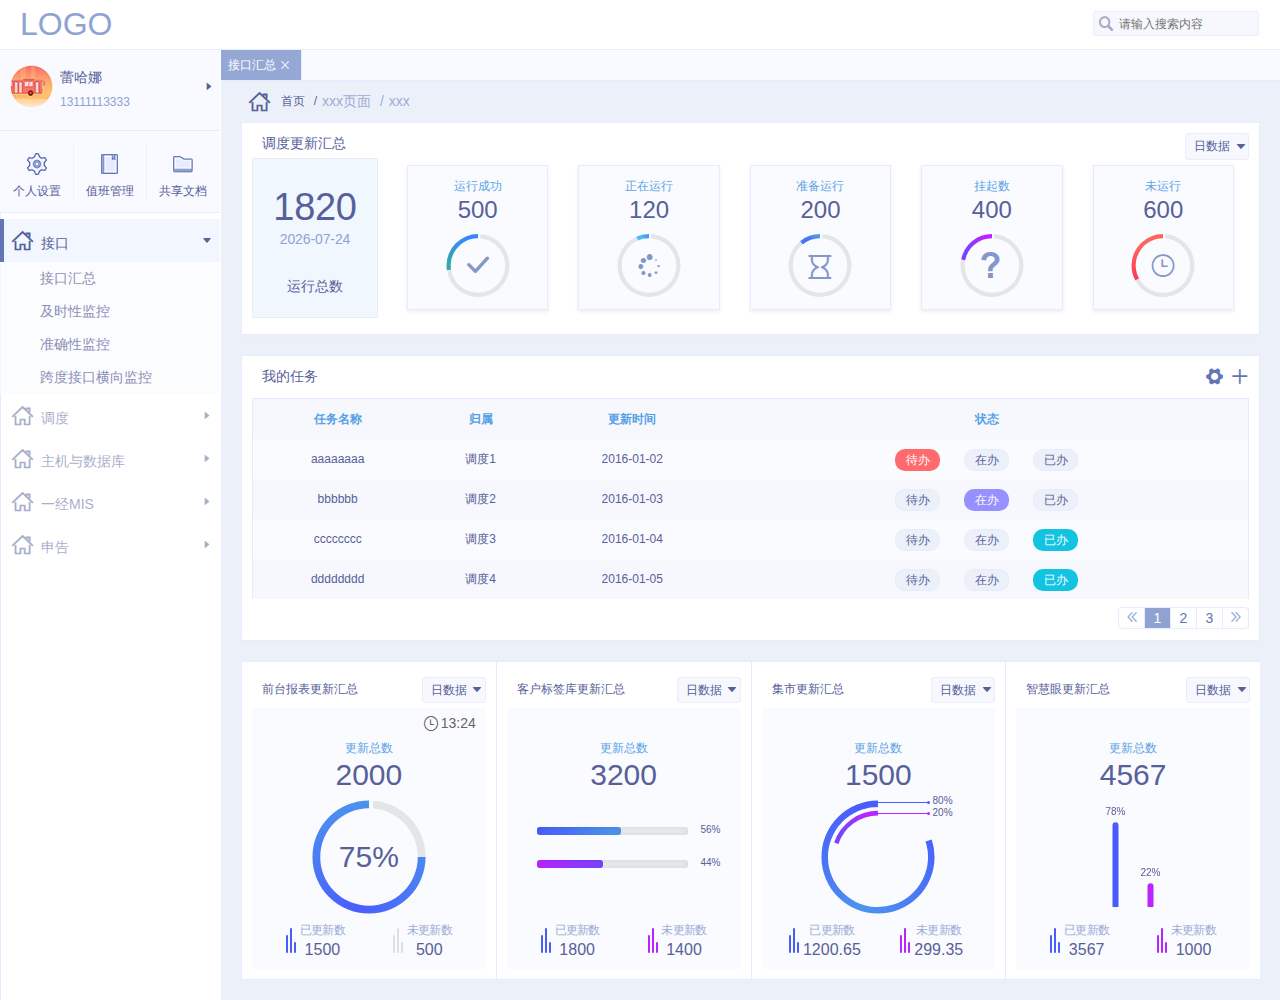
<file: index.html>
<!DOCTYPE html>
<html lang="zh-CH">

<head>
  <meta charset="UTF-8">
  <title>云南运维首页</title>
  <link rel="stylesheet" href="fonts/iconfont.css">
  <link rel="stylesheet" href="css/index.css">
</head>

<body>
  <div class="out-wrap">
    <!-- 标题 -->
    <div class="header clearfix">
      <h1 class="head-title">LOGO</h1>
      <div class="head-search">
        <i class="iconfont icon-sousuofangdajing"></i>
        <input type="text" name="search" placeholder="请输入搜索内容">
      </div>
    </div>
    <!-- 下半部分内容 -->
    <div class="inner-wrap clearfix">
      <!-- 左侧小半部分内容 -->
      <div class="inner-left">
        <div class="user clearfix">
          <div class="user-pic">
            <img src="img/pic.png" alt="picture">
          </div>
          <div class="user-info">
            <p class="user-name">蕾哈娜</p>
            <p class="user-tel">13111113333</p>
            <i class="iconfont icon-yousanjiao"></i>
          </div>
        </div>
        <!-- 个人设置、值班管理、共享文档 -->
        <ul class="manage clearfix">
          <li>
            <img src="img/Settings.png" alt="Settings">
            <!-- <p class="bgicon setting"></p> -->
            <p>个人设置</p>
          </li>
          <li class="second-li">
            <img src="img/Notebook.png" alt="Settings">
            <p>值班管理</p>
          </li>
          <li>
            <img src="img/Folder.png" alt="Settings">
            <p>共享文档</p>
          </li>
        </ul>
        <!-- 左侧导航 -->
        <ul class="left-menu">
          <li>
            <a class="menu-item active" href="javascript:void(0);">
              <i class="iconfont icon-shouyeshouye"></i>接口<i class="icon-change iconfont icon-yousanjiao"></i>
            </a>
            <!-- 左侧导航中的子菜单 -->
            <ul class="sub-menu display-block">
              <li data-val="0" target="pages/000.html">接口汇总</li>
              <li data-val="1" target="pages/111.html">及时性监控</li>
              <li data-val="2" target="pages/222.html">准确性监控</li>
              <li data-val="3" target="pages/333.html">跨度接口横向监控</li>
            </ul>
          </li>
          <li>
            <a class="menu-item" href="javascript:void(0);">
              <i class="iconfont icon-shouyeshouye"></i>调度<i class="icon-change iconfont icon-yousanjiao"></i>
            </a>
            <ul class="sub-menu">
              <li data-val="4" target="pages/444.html">interface</li>
              <li data-val="5" target="pages/555.html">monitor</li>
            </ul>
          </li>
          <li>
            <a class="menu-item" href="javascript:void(0);">
              <i class="iconfont icon-shouyeshouye"></i>主机与数据库<i class="icon-change iconfont icon-yousanjiao"></i>
            </a>
            <ul class="sub-menu">
              <li data-val="6" target="pages/666.html">rightNow</li>
              <li data-val="7" target="pages/777.html">absolute</li>
            </ul>
          </li>
          <li>
            <a class="menu-item" href="javascript:void(0);">
              <i class="iconfont icon-shouyeshouye"></i>一经MIS<i class="icon-change iconfont icon-yousanjiao"></i>
            </a>
            <ul class="sub-menu">
              <li data-val="8" target="pages/888.html">888888</li>
              <li data-val="9" target="pages/999.html">999999</li>
            </ul>
          </li>
          <li>
            <a class="menu-item" href="javascript:void(0);">
              <i class="iconfont icon-shouyeshouye"></i>申告<i class="icon-change iconfont icon-yousanjiao"></i>
            </a>
            <ul class="sub-menu">
              <li data-val="10">101010</li>
              <li data-val="11">111111</li>
              <li data-val="12">121212</li>
            </ul>
          </li>
        </ul>
      </div>
      <!-- 右侧内容区域展示 -->
      <div class="inner-right">
        <!-- 上方tab栏 -->
        <ul class="right-menu clearfix">
        </ul>
        <div class="right-con">
          <ul class="page-tabs clearfix">
            <li class="tab-first">
              <i class="iconfont icon-shouyeshouye"></i>
              <span>首页</span>
              <span class="tab-split">/</span>
            </li>
            <li>
              <span>xxx页面</span>
              <span class="tab-split">/</span>
            </li>
            <li>
              <span>xxx</span>
            </li>
          </ul>
          <!-- 调度更新汇总 -->
          <div class="dispatch-update">
            <div class="inner-title clearfix">
              <p>调度更新汇总</p>
              <div class="title-right">
                <div id="w-date-dispatch"></div>
              </div>
            </div>
            <div class="dispatch-wrap clearfix">
              <div class="all-counts">
                <h3>0</h3>
                <h4>1997-01-01</h4>
                <h5>运行总数</h5>
              </div>
              <ul class="cards-wrap">
                <li class="js-success">
                  <div class="cards">
                    <p class="cards-name">运行成功</p>
                    <h6 class="cards-num">0</h6>
                    <i class="echarts-icon iconfont icon-zititubiao-68"></i>
                    <div class="pie-echarts" id="w-success-pie"></div>
                  </div>
                </li>
                <li class="js-running">
                  <div class="cards">
                    <p class="cards-name">正在运行</p>
                    <h6 class="cards-num">0</h6>
                    <i class="echarts-icon iconfont icon-jiazai"></i>
                    <div class="pie-echarts" id="w-running-pie"></div>
                  </div>
                </li>
                <li class="js-prepare">
                  <div class="cards">
                    <p class="cards-name">准备运行</p>
                    <h6 class="cards-num">0</h6>
                    <i class="echarts-icon iconfont icon-shalou2"></i>
                    <div class="pie-echarts" id="w-prepare-pie"></div>
                  </div>
                </li>
                <li class="js-hangUp">
                  <div class="cards">
                    <p class="cards-name">挂起数</p>
                    <h6 class="cards-num">0</h6>
                    <i class="echarts-icon iconfont icon-wenhao"></i>
                    <div class="pie-echarts" id="w-hangUp-pie"></div>
                  </div>
                </li>
                <li class="js-notRun">
                  <div class="cards">
                    <p class="cards-name">未运行</p>
                    <h6 class="cards-num">0</h6>
                    <i class="echarts-icon iconfont icon-times"></i>
                    <div class="pie-echarts" id="w-notRun-pie"></div>
                  </div>
                </li>
              </ul>
            </div>
          </div>
          <!-- 我的任务 -->
          <div class="my-task">
            <div class="inner-title clearfix">
              <p>我的任务</p>
              <div class="title-right">
                <i class="iconfont icon-jiahao"></i><i class="iconfont icon-icon02"></i>
              </div>
            </div>
            <!-- 表格部分 -->
            <div>
              <table class="table">
                <thead>
                  <tr>
                    <th>任务名称</th>
                    <th>归属</th>
                    <th>更新时间</th>
                    <th>状态</th>
                  </tr>
                </thead>
                <tbody id="w-tbody">
                </tbody>
              </table>
            </div>
            <div class="table-bottom">
              <div class="page">
                <ul class="page-number clearfix">
                </ul>
              </div>
            </div>
          </div>
          <!-- 汇总更新卡片 -->
          <div class="summary">
            <ul class="summary-ul clearfix">
              <li class="sum-item">
                <div class="inner-title clearfix">
                  <p>前台报表更新汇总</p>
                  <div class="title-right">
                    <div id="w-date-report"></div>
                  </div>
                </div>
                <div class="cards js-report">
                  <p class="cards-time"><i class="iconfont icon-times"></i>13:24</p>
                  <p class="cards-name">更新总数</p>
                  <h6 class="cards-num">0</h6>
                  <div class="echarts-wrap">
                    <span class="percent">0%</span>
                    <div class="sum-echarts" id="w-report-pie"></div>
                  </div>
                  <div class="report-info clearfix">
                    <div>
                      <img src="img/Group8.png" alt="">
                      <div class="report-name">
                        <p class="rep-name">已更新数</p>
                        <p class="rep-counts js-update-counts">0</p>
                      </div>
                    </div>
                    <div>
                      <img src="img/Group7.png" alt="">
                      <div class="report-name">
                        <p class="rep-name">未更新数</p>
                        <p class="rep-counts js-notupdate-counts">0</p>
                      </div>
                    </div>
                  </div>
                </div>
              </li>
              <li class="sum-item">
                <div class="inner-title clearfix">
                  <p>客户标签库更新汇总</p>
                  <div class="title-right">
                    <div id="w-date-tagboard"></div>
                  </div>
                </div>
                <div class="cards js-tagboard">
                  <p class="cards-name">更新总数</p>
                  <h6 class="cards-num">0</h6>
                  <div class="sum-echarts progress" id="w-tagboard-bar">
                    <div class="progress-wrap pro-one">
                      <p class="pro-update"></p>
                      <span class="pro-count">0%</span>
                    </div>
                    <div class="progress-wrap pro-two">
                      <p class="pro-notupdate"></p>
                      <span class="pro-count">0%</span>
                    </div>
                  </div>
                  <div class="report-info clearfix">
                    <div>
                      <img src="img/Group8.png" alt="">
                      <div class="report-name">
                        <p class="rep-name">已更新数</p>
                        <p class="rep-counts js-update-counts">0</p>
                      </div>
                    </div>
                    <div>
                      <img src="img/Group9.png" alt="">
                      <div class="report-name">
                        <p class="rep-name">未更新数</p>
                        <p class="rep-counts js-notupdate-counts">0</p>
                      </div>
                    </div>
                  </div>
                </div>
              </li>
              <li class="sum-item">
                <div class="inner-title clearfix">
                  <p>集市更新汇总</p>
                  <div class="title-right">
                    <div id="w-date-market"></div>
                  </div>
                </div>
                <div class="cards js-market">
                  <p class="cards-name">更新总数</p>
                  <h6 class="cards-num">0</h6>
                  <div class="echarts-wrap">
                    <div class="lines firstline">
                      <p class="line-item"></p>
                      <span class="count">0%</span>
                      <span class="circle"></span>
                    </div>
                    <div class="lines secondline">
                      <p class="line-item"></p>
                      <span class="count">0%</span>
                      <span class="circle"></span>
                    </div>
                    <div class="sum-echarts" id="w-market-pie"></div>
                  </div>
                  <div class="report-info clearfix">
                    <div>
                      <img src="img/Group8.png" alt="">
                      <div class="report-name">
                        <p class="rep-name">已更新数</p>
                        <p class="rep-counts js-update-counts">0</p>
                      </div>
                    </div>
                    <div>
                      <img src="img/Group9.png" alt="">
                      <div class="report-name">
                        <p class="rep-name">未更新数</p>
                        <p class="rep-counts js-notupdate-counts">0</p>
                      </div>
                    </div>
                  </div>
                </div>
              </li>
              <li class="sum-item">
                <div class="inner-title clearfix">
                  <p>智慧眼更新汇总</p>
                  <div class="title-right">
                    <div id="w-date-smarteye"></div>
                  </div>
                </div>
                <div class="cards js-smarteye">
                  <p class="cards-name">更新总数</p>
                  <h6 class="cards-num">0</h6>
                  <div class="sum-echarts" id="w-smarteye-bar"></div>
                  <div class="report-info clearfix">
                    <div>
                      <img src="img/Group8.png" alt="">
                      <div class="report-name">
                        <p class="rep-name">已更新数</p>
                        <p class="rep-counts js-update-counts">0</p>
                      </div>
                    </div>
                    <div>
                      <img src="img/Group9.png" alt="">
                      <div class="report-name">
                        <p class="rep-name">未更新数</p>
                        <p class="rep-counts js-notupdate-counts">0</p>
                      </div>
                    </div>
                  </div>
                </div>
              </li>
            </ul>
          </div>
        </div>
      </div>
    </div>
  </div>
  <script src="js/jquery-1.10.2.min.js"></script>
  <script src="js/select.js"></script>
  <script src="js/turnpage.js"></script>
  <script src="js/index.js"></script>
  <!--[if IE 8]>
    <script type="text/javascript" src="js/PIE.js"></script>
    <script src="js/suitableIE.js"></script>
    <![endif]-->
  <script src="js/echarts.js"></script>
  <script src="js/echartsConfig.js"></script>
</body>

</html>
</file>
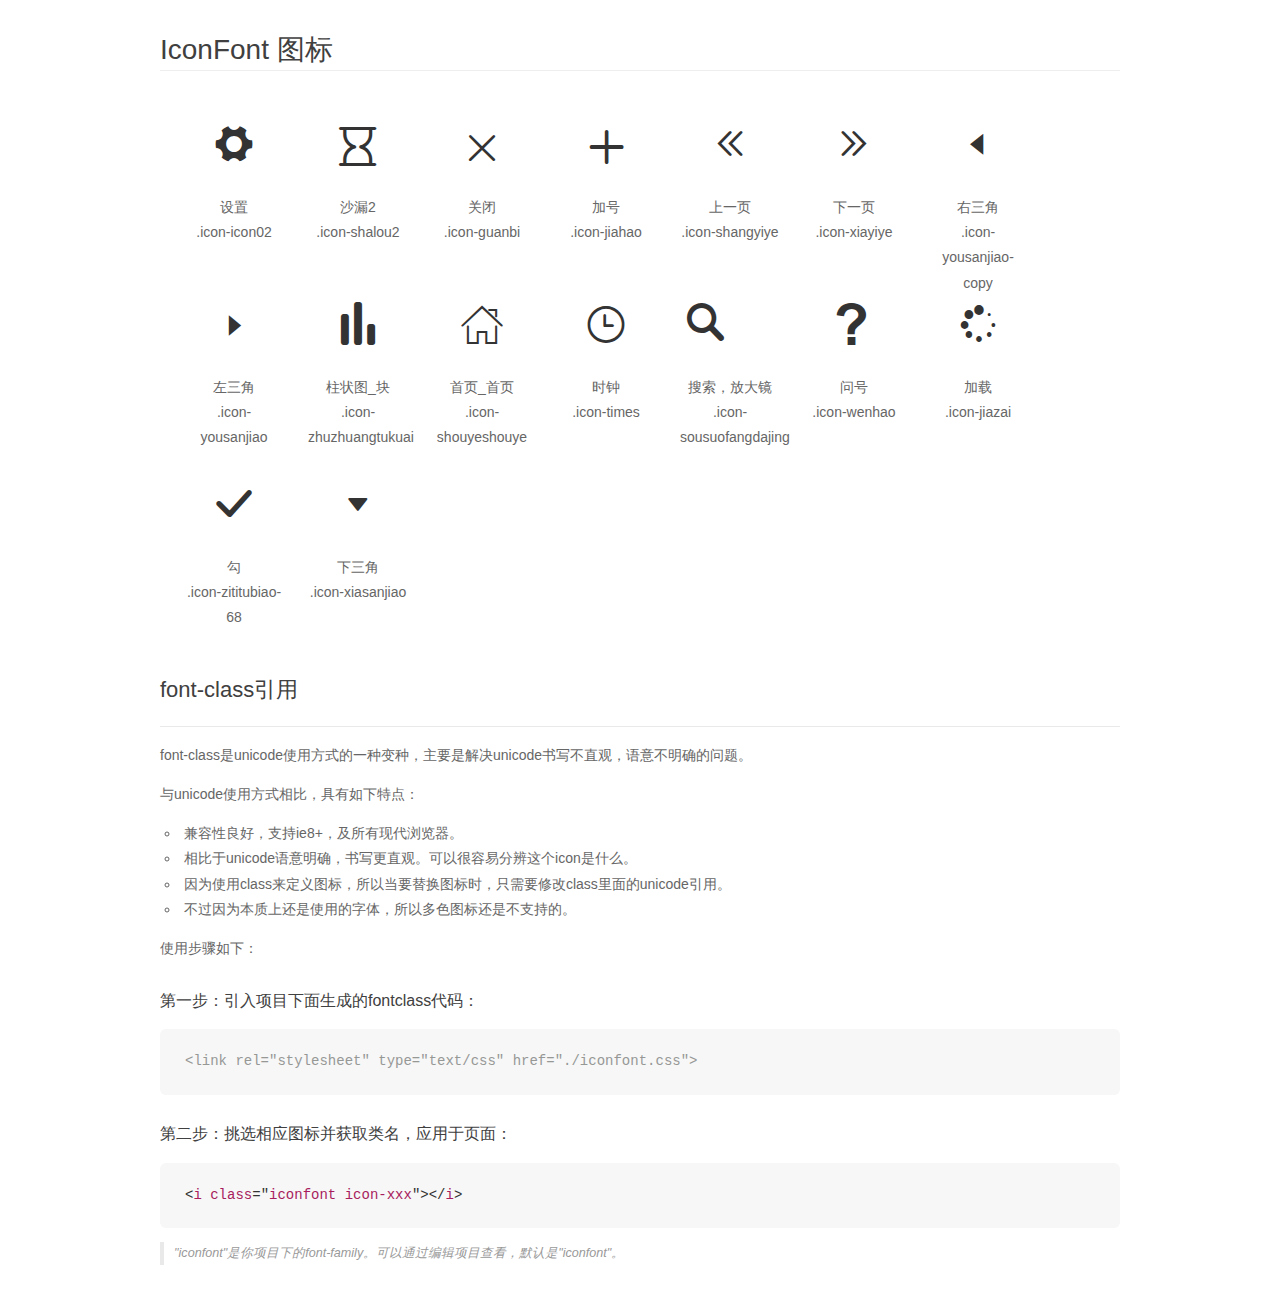
<file: fonts/demo_fontclass.html>
<!DOCTYPE html>
<html>
<head>
    <meta charset="utf-8"/>
    <title>IconFont</title>
    <link rel="stylesheet" href="demo.css">
    <link rel="stylesheet" href="iconfont.css">
</head>
<body>
    <div class="main markdown">
        <h1>IconFont 图标</h1>
        <ul class="icon_lists clear">
            
                <li>
                <i class="icon iconfont icon-icon02"></i>
                    <div class="name">设置</div>
                    <div class="fontclass">.icon-icon02</div>
                </li>
            
                <li>
                <i class="icon iconfont icon-shalou2"></i>
                    <div class="name">沙漏2</div>
                    <div class="fontclass">.icon-shalou2</div>
                </li>
            
                <li>
                <i class="icon iconfont icon-guanbi"></i>
                    <div class="name">关闭</div>
                    <div class="fontclass">.icon-guanbi</div>
                </li>
            
                <li>
                <i class="icon iconfont icon-jiahao"></i>
                    <div class="name">加号</div>
                    <div class="fontclass">.icon-jiahao</div>
                </li>
            
                <li>
                <i class="icon iconfont icon-shangyiye"></i>
                    <div class="name">上一页</div>
                    <div class="fontclass">.icon-shangyiye</div>
                </li>
            
                <li>
                <i class="icon iconfont icon-xiayiye"></i>
                    <div class="name">下一页</div>
                    <div class="fontclass">.icon-xiayiye</div>
                </li>
            
                <li>
                <i class="icon iconfont icon-yousanjiao-copy"></i>
                    <div class="name">右三角</div>
                    <div class="fontclass">.icon-yousanjiao-copy</div>
                </li>
            
                <li>
                <i class="icon iconfont icon-yousanjiao"></i>
                    <div class="name">左三角</div>
                    <div class="fontclass">.icon-yousanjiao</div>
                </li>
            
                <li>
                <i class="icon iconfont icon-zhuzhuangtukuai"></i>
                    <div class="name">柱状图_块</div>
                    <div class="fontclass">.icon-zhuzhuangtukuai</div>
                </li>
            
                <li>
                <i class="icon iconfont icon-shouyeshouye"></i>
                    <div class="name">首页_首页</div>
                    <div class="fontclass">.icon-shouyeshouye</div>
                </li>
            
                <li>
                <i class="icon iconfont icon-times"></i>
                    <div class="name">时钟</div>
                    <div class="fontclass">.icon-times</div>
                </li>
            
                <li>
                <i class="icon iconfont icon-sousuofangdajing"></i>
                    <div class="name">搜索，放大镜</div>
                    <div class="fontclass">.icon-sousuofangdajing</div>
                </li>
            
                <li>
                <i class="icon iconfont icon-wenhao"></i>
                    <div class="name">问号</div>
                    <div class="fontclass">.icon-wenhao</div>
                </li>
            
                <li>
                <i class="icon iconfont icon-jiazai"></i>
                    <div class="name">加载</div>
                    <div class="fontclass">.icon-jiazai</div>
                </li>
            
                <li>
                <i class="icon iconfont icon-zititubiao-68"></i>
                    <div class="name">勾</div>
                    <div class="fontclass">.icon-zititubiao-68</div>
                </li>
            
                <li>
                <i class="icon iconfont icon-xiasanjiao"></i>
                    <div class="name">下三角</div>
                    <div class="fontclass">.icon-xiasanjiao</div>
                </li>
            
        </ul>

        <h2 id="font-class-">font-class引用</h2>
        <hr>

        <p>font-class是unicode使用方式的一种变种，主要是解决unicode书写不直观，语意不明确的问题。</p>
        <p>与unicode使用方式相比，具有如下特点：</p>
        <ul>
        <li>兼容性良好，支持ie8+，及所有现代浏览器。</li>
        <li>相比于unicode语意明确，书写更直观。可以很容易分辨这个icon是什么。</li>
        <li>因为使用class来定义图标，所以当要替换图标时，只需要修改class里面的unicode引用。</li>
        <li>不过因为本质上还是使用的字体，所以多色图标还是不支持的。</li>
        </ul>
        <p>使用步骤如下：</p>
        <h3 id="-fontclass-">第一步：引入项目下面生成的fontclass代码：</h3>


        <pre><code class="lang-js hljs javascript"><span class="hljs-comment">&lt;link rel="stylesheet" type="text/css" href="./iconfont.css"&gt;</span></code></pre>
        <h3 id="-">第二步：挑选相应图标并获取类名，应用于页面：</h3>
        <pre><code class="lang-css hljs">&lt;<span class="hljs-selector-tag">i</span> <span class="hljs-selector-tag">class</span>="<span class="hljs-selector-tag">iconfont</span> <span class="hljs-selector-tag">icon-xxx</span>"&gt;&lt;/<span class="hljs-selector-tag">i</span>&gt;</code></pre>
        <blockquote>
        <p>"iconfont"是你项目下的font-family。可以通过编辑项目查看，默认是"iconfont"。</p>
        </blockquote>
    </div>
</body>
</html>
</file>
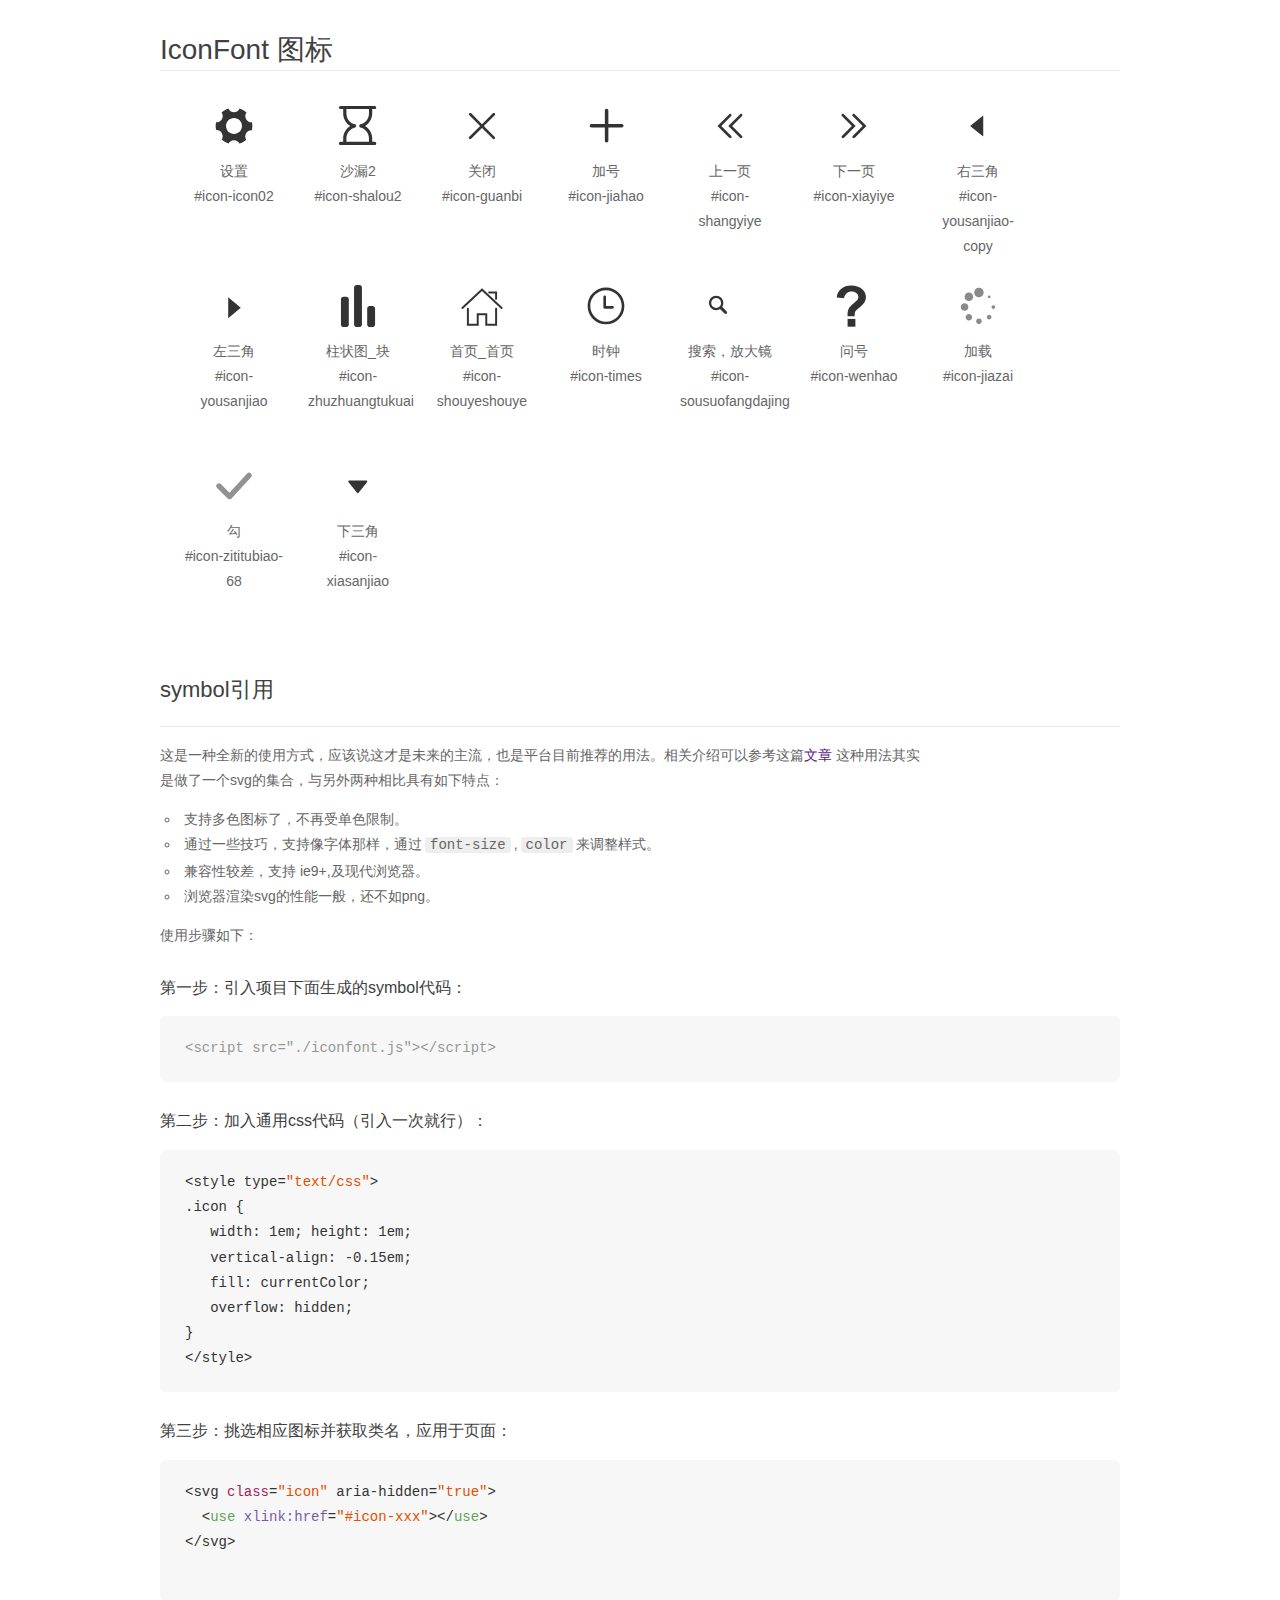
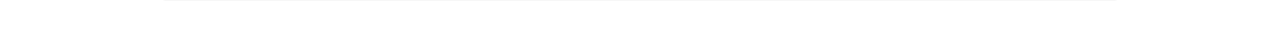
<file: fonts/demo_symbol.html>
<!DOCTYPE html>
<html>
<head>
    <meta charset="utf-8"/>
    <title>IconFont</title>
    <link rel="stylesheet" href="demo.css">
    <script src="iconfont.js"></script>

    <style type="text/css">
        .icon {
          /* 通过设置 font-size 来改变图标大小 */
          width: 1em; height: 1em;
          /* 图标和文字相邻时，垂直对齐 */
          vertical-align: -0.15em;
          /* 通过设置 color 来改变 SVG 的颜色/fill */
          fill: currentColor;
          /* path 和 stroke 溢出 viewBox 部分在 IE 下会显示
             normalize.css 中也包含这行 */
          overflow: hidden;
        }

    </style>
</head>
<body>
    <div class="main markdown">
        <h1>IconFont 图标</h1>
        <ul class="icon_lists clear">
            
                <li>
                    <svg class="icon" aria-hidden="true">
                        <use xlink:href="#icon-icon02"></use>
                    </svg>
                    <div class="name">设置</div>
                    <div class="fontclass">#icon-icon02</div>
                </li>
            
                <li>
                    <svg class="icon" aria-hidden="true">
                        <use xlink:href="#icon-shalou2"></use>
                    </svg>
                    <div class="name">沙漏2</div>
                    <div class="fontclass">#icon-shalou2</div>
                </li>
            
                <li>
                    <svg class="icon" aria-hidden="true">
                        <use xlink:href="#icon-guanbi"></use>
                    </svg>
                    <div class="name">关闭</div>
                    <div class="fontclass">#icon-guanbi</div>
                </li>
            
                <li>
                    <svg class="icon" aria-hidden="true">
                        <use xlink:href="#icon-jiahao"></use>
                    </svg>
                    <div class="name">加号</div>
                    <div class="fontclass">#icon-jiahao</div>
                </li>
            
                <li>
                    <svg class="icon" aria-hidden="true">
                        <use xlink:href="#icon-shangyiye"></use>
                    </svg>
                    <div class="name">上一页</div>
                    <div class="fontclass">#icon-shangyiye</div>
                </li>
            
                <li>
                    <svg class="icon" aria-hidden="true">
                        <use xlink:href="#icon-xiayiye"></use>
                    </svg>
                    <div class="name">下一页</div>
                    <div class="fontclass">#icon-xiayiye</div>
                </li>
            
                <li>
                    <svg class="icon" aria-hidden="true">
                        <use xlink:href="#icon-yousanjiao-copy"></use>
                    </svg>
                    <div class="name">右三角</div>
                    <div class="fontclass">#icon-yousanjiao-copy</div>
                </li>
            
                <li>
                    <svg class="icon" aria-hidden="true">
                        <use xlink:href="#icon-yousanjiao"></use>
                    </svg>
                    <div class="name">左三角</div>
                    <div class="fontclass">#icon-yousanjiao</div>
                </li>
            
                <li>
                    <svg class="icon" aria-hidden="true">
                        <use xlink:href="#icon-zhuzhuangtukuai"></use>
                    </svg>
                    <div class="name">柱状图_块</div>
                    <div class="fontclass">#icon-zhuzhuangtukuai</div>
                </li>
            
                <li>
                    <svg class="icon" aria-hidden="true">
                        <use xlink:href="#icon-shouyeshouye"></use>
                    </svg>
                    <div class="name">首页_首页</div>
                    <div class="fontclass">#icon-shouyeshouye</div>
                </li>
            
                <li>
                    <svg class="icon" aria-hidden="true">
                        <use xlink:href="#icon-times"></use>
                    </svg>
                    <div class="name">时钟</div>
                    <div class="fontclass">#icon-times</div>
                </li>
            
                <li>
                    <svg class="icon" aria-hidden="true">
                        <use xlink:href="#icon-sousuofangdajing"></use>
                    </svg>
                    <div class="name">搜索，放大镜</div>
                    <div class="fontclass">#icon-sousuofangdajing</div>
                </li>
            
                <li>
                    <svg class="icon" aria-hidden="true">
                        <use xlink:href="#icon-wenhao"></use>
                    </svg>
                    <div class="name">问号</div>
                    <div class="fontclass">#icon-wenhao</div>
                </li>
            
                <li>
                    <svg class="icon" aria-hidden="true">
                        <use xlink:href="#icon-jiazai"></use>
                    </svg>
                    <div class="name">加载</div>
                    <div class="fontclass">#icon-jiazai</div>
                </li>
            
                <li>
                    <svg class="icon" aria-hidden="true">
                        <use xlink:href="#icon-zititubiao-68"></use>
                    </svg>
                    <div class="name">勾</div>
                    <div class="fontclass">#icon-zititubiao-68</div>
                </li>
            
                <li>
                    <svg class="icon" aria-hidden="true">
                        <use xlink:href="#icon-xiasanjiao"></use>
                    </svg>
                    <div class="name">下三角</div>
                    <div class="fontclass">#icon-xiasanjiao</div>
                </li>
            
        </ul>


        <h2 id="symbol-">symbol引用</h2>
        <hr>

        <p>这是一种全新的使用方式，应该说这才是未来的主流，也是平台目前推荐的用法。相关介绍可以参考这篇<a href="">文章</a>
        这种用法其实是做了一个svg的集合，与另外两种相比具有如下特点：</p>
        <ul>
          <li>支持多色图标了，不再受单色限制。</li>
          <li>通过一些技巧，支持像字体那样，通过<code>font-size</code>,<code>color</code>来调整样式。</li>
          <li>兼容性较差，支持 ie9+,及现代浏览器。</li>
          <li>浏览器渲染svg的性能一般，还不如png。</li>
        </ul>
        <p>使用步骤如下：</p>
        <h3 id="-symbol-">第一步：引入项目下面生成的symbol代码：</h3>
        <pre><code class="lang-js hljs javascript"><span class="hljs-comment">&lt;script src="./iconfont.js"&gt;&lt;/script&gt;</span></code></pre>
        <h3 id="-css-">第二步：加入通用css代码（引入一次就行）：</h3>
        <pre><code class="lang-js hljs javascript">&lt;style type=<span class="hljs-string">"text/css"</span>&gt;
.icon {
   width: <span class="hljs-number">1</span>em; height: <span class="hljs-number">1</span>em;
   vertical-align: <span class="hljs-number">-0.15</span>em;
   fill: currentColor;
   overflow: hidden;
}
&lt;<span class="hljs-regexp">/style&gt;</span></code></pre>
        <h3 id="-">第三步：挑选相应图标并获取类名，应用于页面：</h3>
        <pre><code class="lang-js hljs javascript">&lt;svg <span class="hljs-class"><span class="hljs-keyword">class</span></span>=<span class="hljs-string">"icon"</span> aria-hidden=<span class="hljs-string">"true"</span>&gt;<span class="xml"><span class="hljs-tag">
  &lt;<span class="hljs-name">use</span> <span class="hljs-attr">xlink:href</span>=<span class="hljs-string">"#icon-xxx"</span>&gt;</span><span class="hljs-tag">&lt;/<span class="hljs-name">use</span>&gt;</span>
</span>&lt;<span class="hljs-regexp">/svg&gt;
        </span></code></pre>
    </div>
</body>
</html>
</file>
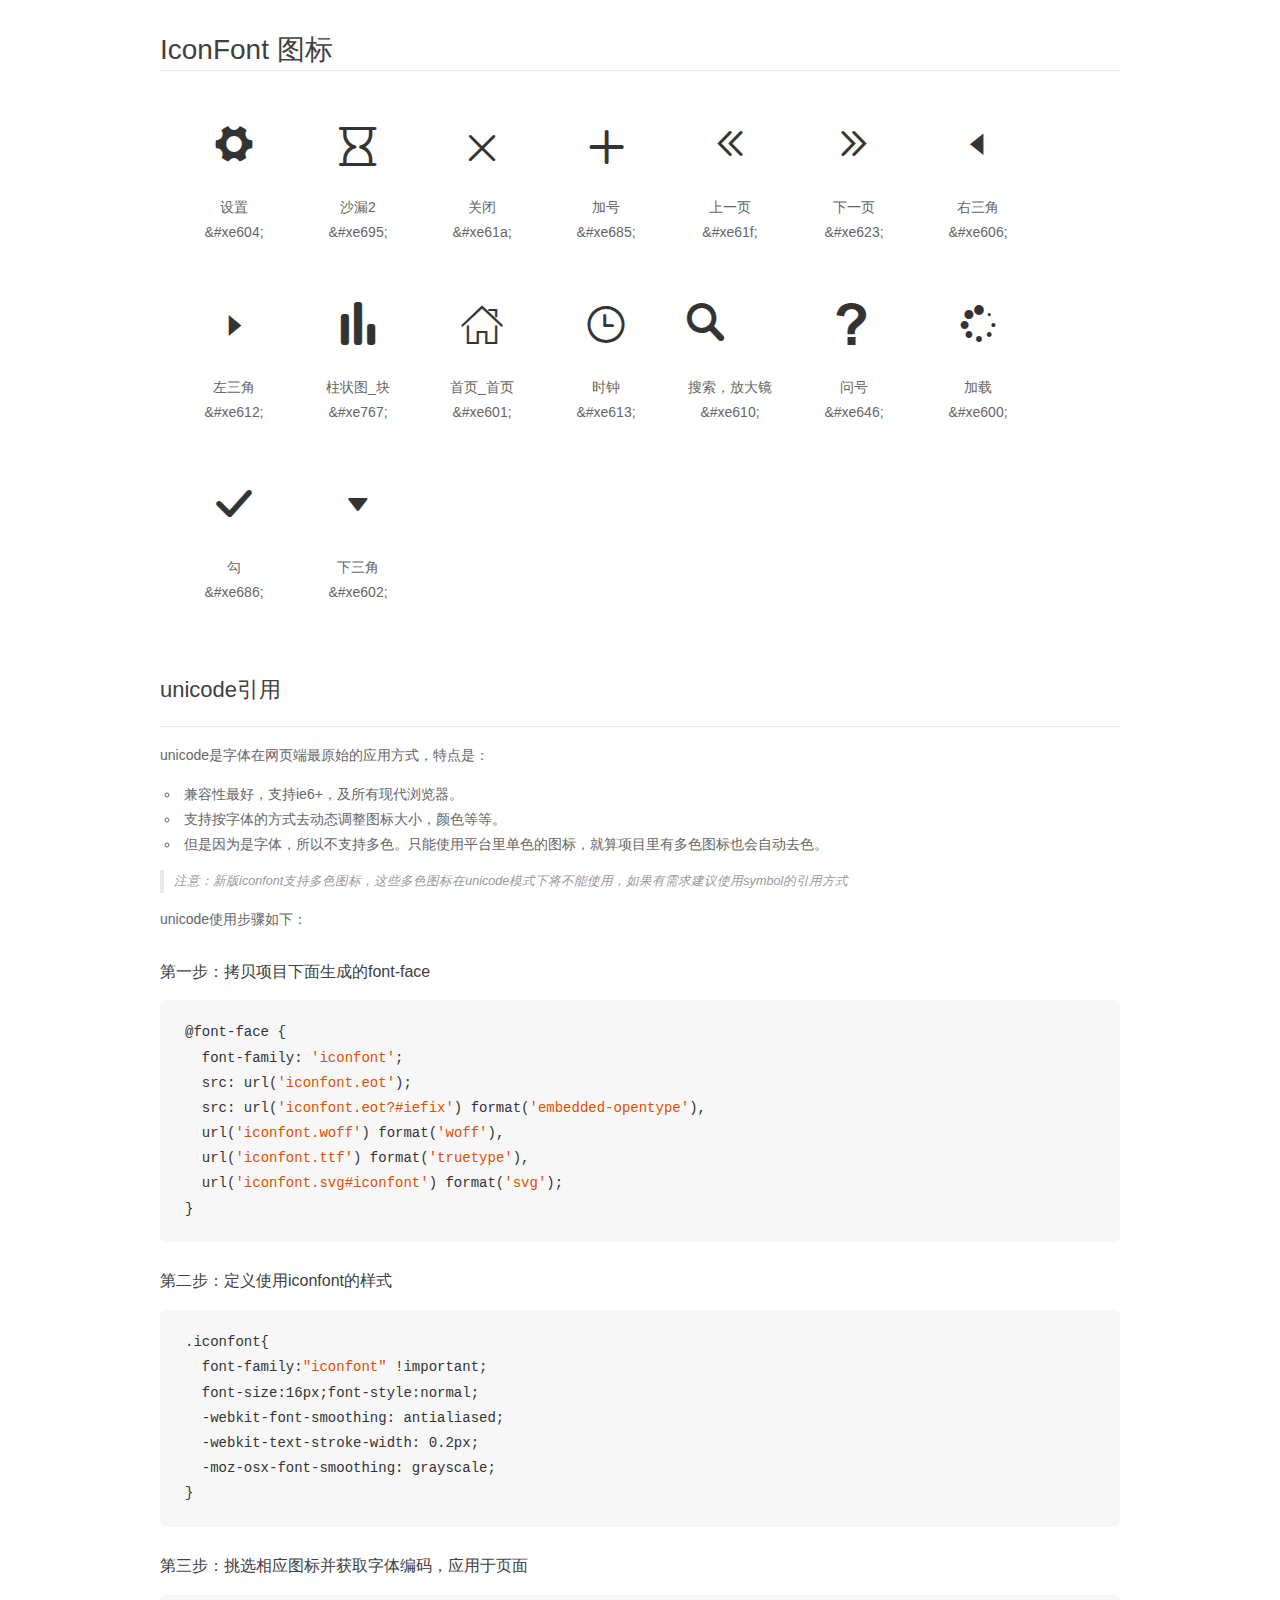
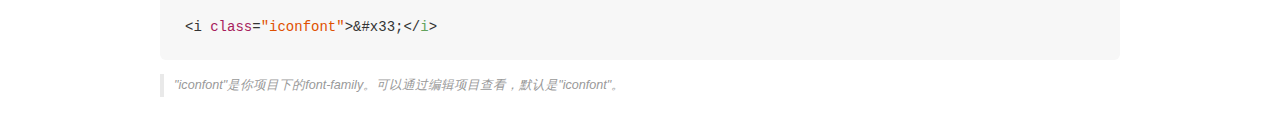
<file: fonts/demo_unicode.html>
<!DOCTYPE html>
<html>
<head>
    <meta charset="utf-8"/>
    <title>IconFont</title>
    <link rel="stylesheet" href="demo.css">

    <style type="text/css">

        @font-face {font-family: "iconfont";
          src: url('iconfont.eot'); /* IE9*/
          src: url('iconfont.eot#iefix') format('embedded-opentype'), /* IE6-IE8 */
          url('iconfont.woff') format('woff'), /* chrome, firefox */
          url('iconfont.ttf') format('truetype'), /* chrome, firefox, opera, Safari, Android, iOS 4.2+*/
          url('iconfont.svg#iconfont') format('svg'); /* iOS 4.1- */
        }

        .iconfont {
          font-family:"iconfont" !important;
          font-size:16px;
          font-style:normal;
          -webkit-font-smoothing: antialiased;
          -webkit-text-stroke-width: 0.2px;
          -moz-osx-font-smoothing: grayscale;
        }

    </style>
</head>
<body>
    <div class="main markdown">
        <h1>IconFont 图标</h1>
        <ul class="icon_lists clear">
            
                <li>
                <i class="icon iconfont">&#xe604;</i>
                    <div class="name">设置</div>
                    <div class="code">&amp;#xe604;</div>
                </li>
            
                <li>
                <i class="icon iconfont">&#xe695;</i>
                    <div class="name">沙漏2</div>
                    <div class="code">&amp;#xe695;</div>
                </li>
            
                <li>
                <i class="icon iconfont">&#xe61a;</i>
                    <div class="name">关闭</div>
                    <div class="code">&amp;#xe61a;</div>
                </li>
            
                <li>
                <i class="icon iconfont">&#xe685;</i>
                    <div class="name">加号</div>
                    <div class="code">&amp;#xe685;</div>
                </li>
            
                <li>
                <i class="icon iconfont">&#xe61f;</i>
                    <div class="name">上一页</div>
                    <div class="code">&amp;#xe61f;</div>
                </li>
            
                <li>
                <i class="icon iconfont">&#xe623;</i>
                    <div class="name">下一页</div>
                    <div class="code">&amp;#xe623;</div>
                </li>
            
                <li>
                <i class="icon iconfont">&#xe606;</i>
                    <div class="name">右三角</div>
                    <div class="code">&amp;#xe606;</div>
                </li>
            
                <li>
                <i class="icon iconfont">&#xe612;</i>
                    <div class="name">左三角</div>
                    <div class="code">&amp;#xe612;</div>
                </li>
            
                <li>
                <i class="icon iconfont">&#xe767;</i>
                    <div class="name">柱状图_块</div>
                    <div class="code">&amp;#xe767;</div>
                </li>
            
                <li>
                <i class="icon iconfont">&#xe601;</i>
                    <div class="name">首页_首页</div>
                    <div class="code">&amp;#xe601;</div>
                </li>
            
                <li>
                <i class="icon iconfont">&#xe613;</i>
                    <div class="name">时钟</div>
                    <div class="code">&amp;#xe613;</div>
                </li>
            
                <li>
                <i class="icon iconfont">&#xe610;</i>
                    <div class="name">搜索，放大镜</div>
                    <div class="code">&amp;#xe610;</div>
                </li>
            
                <li>
                <i class="icon iconfont">&#xe646;</i>
                    <div class="name">问号</div>
                    <div class="code">&amp;#xe646;</div>
                </li>
            
                <li>
                <i class="icon iconfont">&#xe600;</i>
                    <div class="name">加载</div>
                    <div class="code">&amp;#xe600;</div>
                </li>
            
                <li>
                <i class="icon iconfont">&#xe686;</i>
                    <div class="name">勾</div>
                    <div class="code">&amp;#xe686;</div>
                </li>
            
                <li>
                <i class="icon iconfont">&#xe602;</i>
                    <div class="name">下三角</div>
                    <div class="code">&amp;#xe602;</div>
                </li>
            
        </ul>
        <h2 id="unicode-">unicode引用</h2>
        <hr>

        <p>unicode是字体在网页端最原始的应用方式，特点是：</p>
        <ul>
        <li>兼容性最好，支持ie6+，及所有现代浏览器。</li>
        <li>支持按字体的方式去动态调整图标大小，颜色等等。</li>
        <li>但是因为是字体，所以不支持多色。只能使用平台里单色的图标，就算项目里有多色图标也会自动去色。</li>
        </ul>
        <blockquote>
        <p>注意：新版iconfont支持多色图标，这些多色图标在unicode模式下将不能使用，如果有需求建议使用symbol的引用方式</p>
        </blockquote>
        <p>unicode使用步骤如下：</p>
        <h3 id="-font-face">第一步：拷贝项目下面生成的font-face</h3>
        <pre><code class="lang-js hljs javascript">@font-face {
  font-family: <span class="hljs-string">'iconfont'</span>;
  src: url(<span class="hljs-string">'iconfont.eot'</span>);
  src: url(<span class="hljs-string">'iconfont.eot?#iefix'</span>) format(<span class="hljs-string">'embedded-opentype'</span>),
  url(<span class="hljs-string">'iconfont.woff'</span>) format(<span class="hljs-string">'woff'</span>),
  url(<span class="hljs-string">'iconfont.ttf'</span>) format(<span class="hljs-string">'truetype'</span>),
  url(<span class="hljs-string">'iconfont.svg#iconfont'</span>) format(<span class="hljs-string">'svg'</span>);
}
</code></pre>
        <h3 id="-iconfont-">第二步：定义使用iconfont的样式</h3>
        <pre><code class="lang-js hljs javascript">.iconfont{
  font-family:<span class="hljs-string">"iconfont"</span> !important;
  font-size:<span class="hljs-number">16</span>px;font-style:normal;
  -webkit-font-smoothing: antialiased;
  -webkit-text-stroke-width: <span class="hljs-number">0.2</span>px;
  -moz-osx-font-smoothing: grayscale;
}
</code></pre>
        <h3 id="-">第三步：挑选相应图标并获取字体编码，应用于页面</h3>
        <pre><code class="lang-js hljs javascript">&lt;i <span class="hljs-class"><span class="hljs-keyword">class</span></span>=<span class="hljs-string">"iconfont"</span>&gt;&amp;#x33;<span class="xml"><span class="hljs-tag">&lt;/<span class="hljs-name">i</span>&gt;</span></span></code></pre>

        <blockquote>
        <p>"iconfont"是你项目下的font-family。可以通过编辑项目查看，默认是"iconfont"。</p>
        </blockquote>
    </div>


</body>
</html>
</file>
<file: fonts/iconfont.css>
@font-face {font-family: "iconfont";
  src: url('iconfont.eot?t=1489386229123'); /* IE9*/
  src: url('iconfont.eot?t=1489386229123#iefix') format('embedded-opentype'), /* IE6-IE8 */
  url('iconfont.woff?t=1489386229123') format('woff'), /* chrome, firefox */
  url('iconfont.ttf?t=1489386229123') format('truetype'), /* chrome, firefox, opera, Safari, Android, iOS 4.2+*/
  url('iconfont.svg?t=1489386229123#iconfont') format('svg'); /* iOS 4.1- */
}

.iconfont {
  font-family:"iconfont" !important;
  font-size:16px;
  font-style:normal;
  -webkit-font-smoothing: antialiased;
  -moz-osx-font-smoothing: grayscale;
}

.icon-icon02:before { content: "\e604"; }

.icon-shalou2:before { content: "\e695"; }

.icon-guanbi:before { content: "\e61a"; }

.icon-jiahao:before { content: "\e685"; }

.icon-shangyiye:before { content: "\e61f"; }

.icon-xiayiye:before { content: "\e623"; }

.icon-yousanjiao-copy:before { content: "\e606"; }

.icon-yousanjiao:before { content: "\e612"; }

.icon-zhuzhuangtukuai:before { content: "\e767"; }

.icon-shouyeshouye:before { content: "\e601"; }

.icon-times:before { content: "\e613"; }

.icon-sousuofangdajing:before { content: "\e610"; }

.icon-wenhao:before { content: "\e646"; }

.icon-jiazai:before { content: "\e600"; }

.icon-zititubiao-68:before { content: "\e686"; }

.icon-xiasanjiao:before { content: "\e602"; }
</file>
<file: css/index.css>
/*--css 初始化-- */

a,
address,
b,
big,
blockquote,
body,
center,
cite,
code,
dd,
del,
div,
dl,
dt,
em,
fieldset,
font,
form,
h1,
h2,
h3,
h4,
h5,
h6,
html,
i,
iframe,
img,
ins,
label,
legend,
li,
ol,
p,
pre,
small,
span,
strong,
u,
ul,
var,
button,
input,
textarea {
    margin: 0;
    padding: 0;
}

fieldset,
img,
input,
button {
    border: none;
    outline-style: none;
}

ul,
ol {
    list-style: none;
}

input {
    font-family: "Helvetica", " Microsoft YaHei";
    font-size: 14px;
}

select,
input {
    vertical-align: middle;
}

select,
input,
textarea {
    font-size: 14px;
}


/*--防止拖动--*/

textarea {
    resize: none;
}


/*--去掉图片低测默认的3像素空白缝隙--*/

img {
    border: 0;
    vertical-align: middle;
}

table {
    border-collapse: collapse;
}

h1,
h2,
h3,
h4,
h5,
h6 {
    text-decoration: none;
    font-weight: normal;
    font-size: 100%;
}

s,
i,
em {
    font-style: normal;
    text-decoration: none;
}

a {
    text-decoration: none;
    color: inherit;
}


/*--解决button在firefox下文字不能上下居中的问题--*/

button::-moz-focus-inner {
    margin: 0;
    padding: 0px 0 2px;
    border: none;
}

body {
    width: 100%;
    min-width: 1080px;
    font-family: "Helvetica", " Microsoft YaHei";
    font-size: 14px;
    color: #666;
    background-color: #fff;
}

html {
    width: 100%;
    box-sizing: border-box;
}

*,
*:before,
*:after {
    box-sizing: inherit;
}


/*--清除浮动--*/

.clearfix {
    *+height: 1%;
}

.clearfix:after {
    content: "";
    display: block;
    height: 0;
    clear: both;
    visibility: hidden;
}

.out-wrap {
  width: 100%;
}
.inner-wrap {
  position: relative;
  width: 100%;
}
.header {
  width: 100%;
  padding: 6px 13px 6px 20px;
  border-bottom: 1px solid #e7ebff;
  background: #fff;
}
.head-title {
  float: left;
  font-size: 32px;
  color: #8fa3d2;
}
.head-search {
  position: relative;
  float: right;
  margin-right: 8px;
}
.head-search .iconfont {
  position: absolute;
  top: 11px;
  left: 6px;
  cursor: pointer;
  color: #a4a9c8;
}
.head-search input {
  width: 166px;
  height: 25px;
  padding: 3px 10px 3px 25px;
  margin-top: 5px;
  border: 1px solid #eaedfb;
  border-radius: 3px;
  font-size: 12px;
  color: #a2b1cf;
  background: #f6f8fd;
}
.inner-left {
  position: absolute;
  top: 0;
  left: 0;
  width: 220px;
}
.inner-right {
  width: 100%;
  padding-left: 220px;
  border-left: 1px solid #e7ebff;
}
.user {
  position: relative;
  padding: 15px 10px 15px 60px;
  background: #f9faff;
}
.user >div {
  float: left;
  width: 100%;
}
div.user-pic {
  position: absolute;
  top: 15px;
  left: 10px;
  width: 43px;
  height: 43px;
  border-radius: 50%;
}
.user-info .icon-yousanjiao {
  position: absolute;
  top: 28px;
  right: 3px;
  color: #576099;
}
.user-name {
  overflow: hidden;
  width: 100%;
  font-size: 14px;
  line-height: 25px;
  color: #576099;
  white-space: nowrap;
  text-overflow: ellipsis;
}
.user-tel {
  font-size: 12px;
  line-height: 25px;
  color: #8fa3d2;
}
.manage {
  padding-top: 12px;
  padding-bottom: 12px;
  margin-bottom: 6px;
  border-top: 1px solid #e7ebff;
  border-bottom: 1px solid #e7ebff;
  background: #f9faff;
}
.manage li {
  float: left;
  width: 33.33333%;
  padding-right: 5px;
  padding-left: 5px;
  font-size: 12px;
  color: #576099;
  text-align: center;
  cursor: pointer;
}
.manage .second-li {
  border-right: 1px solid #f1f1f4;
  border-left: 1px solid #f1f1f4;
}
.manage img {
  margin-top: 10px;
  margin-bottom: 8px;
}
.bgicon {
  height: 40px;
}
.setting {
  background: url(../img/Settings.png) no-repeat center;
}
.manger {
  background: url(../img/Notebook.png) no-repeat center;
}
.share {
  background: url(../img/Folder.png) no-repeat center;
}
.left-menu .menu-item {
  display: block;
  height: 43px;
  border-left: 4px solid transparent;
  font-size: 14px;
  line-height: 43px;
  cursor: pointer;
  color: #576099;
  opacity: .5;
  filter: progid:DXImageTransform.Microsoft.Alpha(opacity=50)\0;
}
.left-menu .icon-shouyeshouye {
  margin-right: 8px;
  margin-left: 8px;
  font-size: 21px;
  font-weight: bold;
}
.left-menu .icon-yousanjiao, .left-menu .icon-xiasanjiao {
  float: right;
  margin-right: 5px;
}
.menu-item.active {
  border-left-color: #6376b3;
  opacity: 1;
  background: linear-gradient(-90deg, #f2f7ff 3%, #f2f7ff 100%);
  filter: progid:DXImageTransform.Microsoft.Alpha(opacity=100);
  filter: progid:DXImageTransform.Microsoft.gradient(GradientType=1, startColorstr=#f2f7ff, endColorstr=#f2f7ff);
}
.sub-menu {
  display: none;
  padding-left: 40px;
  font-size: 14px;
  line-height: 33px;
  cursor: pointer;
  color: #576099;
  background: #fafbfe;
  opacity: .7;
  filter: progid:DXImageTransform.Microsoft.Alpha(opacity=70);
}

/*--rightarea start--*/
.right-menu {
  width: 100%;
  height: 31px;
  border-bottom: 1px solid #e7ebff;
  background: #f9faff;
  overflow: hidden;
}
.right-menu li {
  float: left;
  padding-left: 7px;
  padding-right: 7px;
  height: 30px;
  border-right: 1px solid #e7ebff;
  font-size: 12px;
  line-height: 30px;
  cursor: pointer;
  color: #6376b3;
  text-align: center;
  background-image: linear-gradient(-180deg, #fefefe 0%, #f9faff 100%);
}
.right-menu li.current {
  color: #fff;
  background: #95a8d5;
}
.right-menu .icon-guanbi {
  margin-right: 3px;
  margin-left: 3px;
  font-size: 12px;
}
.right-con {
  width: 100%;
  height: auto;
  padding: 0 20px 20px 20px;
  background: #ecf1f9;
}
.page-tabs {
  padding: 10px 0;
  line-height: 21px;
}
.page-tabs li {
  float: left;
  color: #9dacd7;
}
.page-tabs li.tab-first {
  font-size: 12px;
  color: #576099;
}
.page-tabs .icon-shouyeshouye {
  margin-right: 8px;
  margin-left: 8px;
  font-size: 21px;
  font-weight: bold;
  vertical-align: middle;
}
.page-tabs li .tab-split {
  display: inline-block;
  margin: 0 5px;
}

/*--dispatch-uddate start--*/
.dispatch-update {
  position: relative;
  width: 100%;
  height: 213px;
  padding: 10px;
  border: 1px solid #e7ebff;
  background: #fff;
  box-shadow: 0 2px 4px 0 #eee;
}
.inner-title {
  margin-bottom: 5px;
}
.inner-title >p {
  float: left;
  margin-left: 10px;
  font-size: 14px;
  line-height: 20px;
  color: #576099;
}
.title-right {
  float: right;
}
.dispatch-wrap {
  position: relative;
  width: 100%;
  min-height: 155px;
  padding-left: 140px;
  margin-bottom: 2px;
}
.all-counts {
  position: absolute;
  top: -7px;
  left: 0;
  width: 126px;
  height: 160px;
  border: 1px solid #e9eef6;
  color: #576099;
  text-align: center;
  background: #e6f0ff;
  background: rgba(229, 239, 255, .52);
}
.all-counts h3 {
  margin-top: 35px;
  font-size: 38px;
  line-height: 27px;
  letter-spacing: -.3px;
}
.all-counts h4 {
  margin-top: 5px;
  margin-bottom: 25px;
  font-size: 14px;
  line-height: 27px;
  color: #8fa3d2;
  letter-spacing: -.11px;
}
.all-counts h5 {
  font-size: 14px;
}
.cards-wrap {
  font-size: 0;
}
.cards-wrap >li {
  display: inline-block;
  width: 20%;
  padding-right: 15px;
  padding-left: 15px;
  vertical-align: middle;
}
.cards {
  position: relative;
  width: 100%;
  padding: 10px;
  border: 1px solid #e7ebff;
  text-align: center;
  background: #fafbfe;
  box-shadow: 0 2px 4px 0 #eee;
}
.cards .echarts-icon {
  position: absolute;
  bottom: 8px;
  left: 50%;
  width: 70px;
  height: 70px;
  margin-left: -35px;
  font-size: 26px;
  line-height: 70px;
  color: #8597c8;
}
.cards-name {
  font-size: 12px;
  line-height: 20px;
  color: #5ca4e7;
}
.cards-num {
  font-size: 24px;
  color: #576099;
}
.pie-echarts {
  width: 70px;
  height: 70px;
  margin: 10px auto -5px;
}

/*--dispatch-uddate end--*/

/*--my-task start--*/

.my-task {
  position: relative;
  width: 100%;
  min-height: 286px;
  padding: 10px;
  margin-top: 20px;
  margin-bottom: 20px;
  border: 1px solid #e7ebff;
  background: #fff;
  box-shadow: 0 2px 4px 0 #eee;
}
.inner-title .iconfont {
  float: right;
  margin-left: 6px;
  font-size: 19px;
  cursor: pointer;
  color: #6376b3;
}
.inner-title .icon-jiahao {
  margin-top: -2px;
  margin-bottom: 7px;
}

/*--table start--*/
.table {
  width: 100%;
  height: auto;
  border: 1px solid #e7ebff;
  border-bottom: none;
  font-size: 12px;
  text-align: center;
  background: #f6f8fd;
  border-collapse: collapse;
}
.table td, .table th {
  position: relative;
  height: 38px;
  padding-right: 10px;
  padding-left: 10px;
  line-height: 38px;
  word-break: break-all;
  box-shadow: 0 1px 0 0 #e7ebff;
}
.table th {
  color: #55a0e6;
}
.table td {
  color: #576099;
}
.table span {
  position: relative;
  display: inline-block;
  width: 45px;
  height: 22px;
  margin-right: 12px;
  margin-left: 12px;
  border: 1px solid #e7ebff;
  border-radius: 10px;
  line-height: 20px;
  vertical-align: middle;
  background: #ecf1f9;
}
.table .waiting {
  border: 1px solid transparent;
  color: #fff;
  background: #ff6a6c;
}
.table .running {
  border: 1px solid transparent;
  color: #fff;
  background: #9790ff;
}
.table .done {
  border: 1px solid transparent;
  color: #fff;
  background: #12c4e2;
}
.table-bottom {
  position: absolute;
  right: 10px;
  bottom: 11px;
}
.table-bottom .page {
  position: relative;
  border: 1px solid #e7ebff;
  border-radius: 4px;
  line-height: 20px;
  text-align: center;
  background: #fff;
}
.page-number {
  margin-right: -1px;
}
.page-number li {
  float: left;
  width: 26px;
  border-right: 1px solid #e7ebff;
  color: #6376b3;
}
.page-number a {
  display: block;
}
.page li.current {
  color: #fff;
  background: #8fa3d2;
}
.page-number a .iconfont {
  color: #8fa3d2;
}

/*--table end--

/*--汇总开始--*/
.summary {
  width: 100%;
}
.summary-ul {
  width: 100%;
}
.sum-item {
  position: relative;
  float: left;
  width: 25%;
  padding: 10px;
  border: 1px solid #e7ebff;
  border-right: none;
  background: #fff;
}
.sum-item.expand {
  top: -10px;
  box-shadow: 0 5px 8px 0 #b8bfc1;
}
.sum-item .inner-title p {
  margin-top: 5px;
  font-size: 12px;
  line-height: 24px;
  color: #576099;
}
.lines {
  position: absolute;
  right: 27.1%;
}
.line-item {
  width: 52px;
  height: 1px;
}
.firstline .line-item {
  background-color: #495cfd;
}
.secondline .line-item {
  background-color: #b825ff;
}
.firstline {
  top: 10px;
}
.secondline {
  top: 21px;
}
.circle {
  position: absolute;
  top: -1px;
  left: 100%;
  width: 3px;
  height: 3px;
  border-radius: 50%;
}
.firstline .circle {
  background-color: #495cfd;
}
.secondline .circle {
  background-color: #b825ff;
}
.count {
  position: absolute;
  left: 110%;
  font-size: 10px;
  color: #576099;
}
.firstline .count {
  top: -7px;
}
.secondline .count {
  top: -6px;
}
.sum-echarts {
  width: 130px;
  height: 130px;
  margin: auto;
}
.progress {
  width: 100%;
  padding: 35px 43px 0 20px;
}
.progress-wrap {
  position: relative;
  width: 100%;
  height: 8px;
  border-radius: 3px;
  background: #e7e9eb;
  box-shadow: inset 0 0 5px 0 rgba(0, 0, 0, .09);
}
.pro-two {
  margin-top: 25px;
}
.progress-wrap .pro-update, .progress-wrap .pro-notupdate {
  position: relative;
  float: left;
  height: 100%;
  border-radius: 3px;
  box-shadow: inset 0 1px 5px 0 rgba(0, 0, 0, .09);
}
.progress-wrap .pro-update {
  width: 80px;
  background: linear-gradient(90deg, #4a5bfe 0%, #4c94ed 90%);
  filter: progid:DXImageTransform.Microsoft.gradient(GradientType=1, startColorstr=#4c94ed, endColorstr=#4a5bfe);
}
.progress-wrap .pro-notupdate {
  width: 50px;
  background: linear-gradient(90deg, #bc24ff 0%, #7744fe 100%);
  filter: progid:DXImageTransform.Microsoft.gradient(GradientType=1, startColorstr=#bc24ff, endColorstr=#7744fe);
}
.progress-wrap .pro-count {
  float: right;
      margin-top: -3px;
    margin-right: -33px;
  font-size: 10px;
  color: #576099;
}
.percent {
  position: absolute;
  top: 0;
  left: 0;
  display: inline-block;
  width: 100%;
  height: 100%;
  margin: 0 auto;
  font-size: 30px;
  line-height: 130px;
  color: #576099;
  text-align: center;
}
.rep-name {
  margin-bottom: 2px;
  font-size: 12px;
  color: #9dacd7;
  letter-spacing: -.73px;
}
.rep-counts {
  font-size: 16px;
  color: #576099;
}
.sum-item .cards {
  min-height: 233px;
  padding-top: 30px;
  border: none;
  box-shadow: none;
}
.sum-item .cards-num {
  font-size: 30px;
}
.cards-time {
  position: absolute;
  top: 0;
  right: 10px;
  line-height: 30px;
}
.cards-time i {
  margin-right: 2px;
  vertical-align: middle;
}
.report-info >div {
  float: left;
  width: 50%;
  text-align: center;
}
.report-info i, .report-name {
  display: inline-block;
  vertical-align: middle;
}
.report-info img {
  height: 25px;
}
.color-blue {
  color: #495dfc;
}
.color-purple {
  color: #b824ff;
}
.color-gray {
  color: #dedfe0;
}
.echarts-wrap {
  position: relative;
}

/*--select start--*/
.dropdwon {
  position: relative;
  width: 64px;
  height: auto;
}
.dropdwon-header p {
  position: relative;
  display: block;
  width: 100%;
  max-width: initial;
  padding-left: 8px;
  border: 1px solid #eaedfb;
  border-radius: 3px;
  font-size: 12px;
  line-height: 25px;
  color: #576099;
  background: #f6f8fd;
}
.dropdwon-header .icon-xiasanjiao {
  position: absolute;
  top: 50%;
  left: 37px;
  width: 25px;
  height: 25px;
  margin-top: -15px;
  font-size: 18px;
  line-height: 30px;
  color: #576099;
  text-align: center;
}
.dorpdwon-con {
  position: absolute;
  left: 0;
  z-index: 1;
  display: none;
  overflow-x: hidden;
  overflow-y: auto;
  width: 100%;
  height: auto;
  max-height: 200px;
  margin-top: -1px;
  border: 1px solid #eaedfb;
  font-size: 12px;
  line-height: 25px;
  color: #576099;
  background: #f6f8fd;
}
.dropdwon-select li {
  overflow: hidden;
  width: 100%;
  height: 25px;
  cursor: pointer;
  text-align: center;
  white-space: nowrap;
  text-overflow: ellipsis;
}
.dropdwon-select li a {
  display: block;
}
.dropdwon-select li:hover {
  background: #f4f4f4;
}

/*--select end--*/
</file>
<file: fonts/demo.css>
*{margin: 0;padding: 0;list-style: none;}
/*
KISSY CSS Reset
理念：1. reset 的目的不是清除浏览器的默认样式，这仅是部分工作。清除和重置是紧密不可分的。
2. reset 的目的不是让默认样式在所有浏览器下一致，而是减少默认样式有可能带来的问题。
3. reset 期望提供一套普适通用的基础样式。但没有银弹，推荐根据具体需求，裁剪和修改后再使用。
特色：1. 适应中文；2. 基于最新主流浏览器。
维护：玉伯<lifesinger@gmail.com>, 正淳<ragecarrier@gmail.com>
 */

/** 清除内外边距 **/
body, h1, h2, h3, h4, h5, h6, hr, p, blockquote, /* structural elements 结构元素 */
dl, dt, dd, ul, ol, li, /* list elements 列表元素 */
pre, /* text formatting elements 文本格式元素 */
form, fieldset, legend, button, input, textarea, /* form elements 表单元素 */
th, td /* table elements 表格元素 */ {
  margin: 0;
  padding: 0;
}

/** 设置默认字体 **/
body,
button, input, select, textarea /* for ie */ {
  font: 12px/1.5 tahoma, arial, \5b8b\4f53, sans-serif;
}
h1, h2, h3, h4, h5, h6 { font-size: 100%; }
address, cite, dfn, em, var { font-style: normal; } /* 将斜体扶正 */
code, kbd, pre, samp { font-family: courier new, courier, monospace; } /* 统一等宽字体 */
small { font-size: 12px; } /* 小于 12px 的中文很难阅读，让 small 正常化 */

/** 重置列表元素 **/
ul, ol { list-style: none; }

/** 重置文本格式元素 **/
a { text-decoration: none; }
a:hover { text-decoration: underline; }


/** 重置表单元素 **/
legend { color: #000; } /* for ie6 */
fieldset, img { border: 0; } /* img 搭车：让链接里的 img 无边框 */
button, input, select, textarea { font-size: 100%; } /* 使得表单元素在 ie 下能继承字体大小 */
/* 注：optgroup 无法扶正 */

/** 重置表格元素 **/
table { border-collapse: collapse; border-spacing: 0; }

/* 清除浮动 */
.ks-clear:after, .clear:after {
  content: '\20';
  display: block;
  height: 0;
  clear: both;
}
.ks-clear, .clear {
  *zoom: 1;
}

.main {
  padding: 30px 100px;
width: 960px;
margin: 0 auto;
}
.main h1{font-size:36px; color:#333; text-align:left;margin-bottom:30px; border-bottom: 1px solid #eee;}

.helps{margin-top:40px;}
.helps pre{
  padding:20px;
  margin:10px 0;
  border:solid 1px #e7e1cd;
  background-color: #fffdef;
  overflow: auto;
}

.icon_lists{
  width: 100% !important;

}

.icon_lists li{
  float:left;
  width: 100px;
  height:180px;
  text-align: center;
  list-style: none !important;
}
.icon_lists .icon{
  font-size: 42px;
  line-height: 100px;
  margin: 10px 0;
  color:#333;
  -webkit-transition: font-size 0.25s ease-out 0s;
  -moz-transition: font-size 0.25s ease-out 0s;
  transition: font-size 0.25s ease-out 0s;

}
.icon_lists .icon:hover{
  font-size: 100px;
}



.markdown {
  color: #666;
  font-size: 14px;
  line-height: 1.8;
}

.highlight {
  line-height: 1.5;
}

.markdown img {
  vertical-align: middle;
  max-width: 100%;
}

.markdown h1 {
  color: #404040;
  font-weight: 500;
  line-height: 40px;
  margin-bottom: 24px;
}

.markdown h2,
.markdown h3,
.markdown h4,
.markdown h5,
.markdown h6 {
  color: #404040;
  margin: 1.6em 0 0.6em 0;
  font-weight: 500;
  clear: both;
}

.markdown h1 {
  font-size: 28px;
}

.markdown h2 {
  font-size: 22px;
}

.markdown h3 {
  font-size: 16px;
}

.markdown h4 {
  font-size: 14px;
}

.markdown h5 {
  font-size: 12px;
}

.markdown h6 {
  font-size: 12px;
}

.markdown hr {
  height: 1px;
  border: 0;
  background: #e9e9e9;
  margin: 16px 0;
  clear: both;
}

.markdown p,
.markdown pre {
  margin: 1em 0;
}

.markdown > p,
.markdown > blockquote,
.markdown > .highlight,
.markdown > ol,
.markdown > ul {
  width: 80%;
}

.markdown ul > li {
  list-style: circle;
}

.markdown > ul li,
.markdown blockquote ul > li {
  margin-left: 20px;
  padding-left: 4px;
}

.markdown > ul li p,
.markdown > ol li p {
  margin: 0.6em 0;
}

.markdown ol > li {
  list-style: decimal;
}

.markdown > ol li,
.markdown blockquote ol > li {
  margin-left: 20px;
  padding-left: 4px;
}

.markdown code {
  margin: 0 3px;
  padding: 0 5px;
  background: #eee;
  border-radius: 3px;
}

.markdown pre {
  border-radius: 6px;
  background: #f7f7f7;
  padding: 20px;
}

.markdown pre code {
  border: none;
  background: #f7f7f7;
  margin: 0;
}

.markdown strong,
.markdown b {
  font-weight: 600;
}

.markdown > table {
  border-collapse: collapse;
  border-spacing: 0px;
  empty-cells: show;
  border: 1px solid #e9e9e9;
  width: 95%;
  margin-bottom: 24px;
}

.markdown > table th {
  white-space: nowrap;
  color: #333;
  font-weight: 600;

}

.markdown > table th,
.markdown > table td {
  border: 1px solid #e9e9e9;
  padding: 8px 16px;
  text-align: left;
}

.markdown > table th {
  background: #F7F7F7;
}

.markdown blockquote {
  font-size: 90%;
  color: #999;
  border-left: 4px solid #e9e9e9;
  padding-left: 0.8em;
  margin: 1em 0;
  font-style: italic;
}

.markdown blockquote p {
  margin: 0;
}

.markdown .anchor {
  opacity: 0;
  transition: opacity 0.3s ease;
  margin-left: 8px;
}

.markdown .waiting {
  color: #ccc;
}

.markdown h1:hover .anchor,
.markdown h2:hover .anchor,
.markdown h3:hover .anchor,
.markdown h4:hover .anchor,
.markdown h5:hover .anchor,
.markdown h6:hover .anchor {
  opacity: 1;
  display: inline-block;
}

.markdown > br,
.markdown > p > br {
  clear: both;
}


.hljs {
  display: block;
  background: white;
  padding: 0.5em;
  color: #333333;
  overflow-x: auto;
}

.hljs-comment,
.hljs-meta {
  color: #969896;
}

.hljs-string,
.hljs-variable,
.hljs-template-variable,
.hljs-strong,
.hljs-emphasis,
.hljs-quote {
  color: #df5000;
}

.hljs-keyword,
.hljs-selector-tag,
.hljs-type {
  color: #a71d5d;
}

.hljs-literal,
.hljs-symbol,
.hljs-bullet,
.hljs-attribute {
  color: #0086b3;
}

.hljs-section,
.hljs-name {
  color: #63a35c;
}

.hljs-tag {
  color: #333333;
}

.hljs-title,
.hljs-attr,
.hljs-selector-id,
.hljs-selector-class,
.hljs-selector-attr,
.hljs-selector-pseudo {
  color: #795da3;
}

.hljs-addition {
  color: #55a532;
  background-color: #eaffea;
}

.hljs-deletion {
  color: #bd2c00;
  background-color: #ffecec;
}

.hljs-link {
  text-decoration: underline;
}

pre{
  background: #fff;
}
</file>
